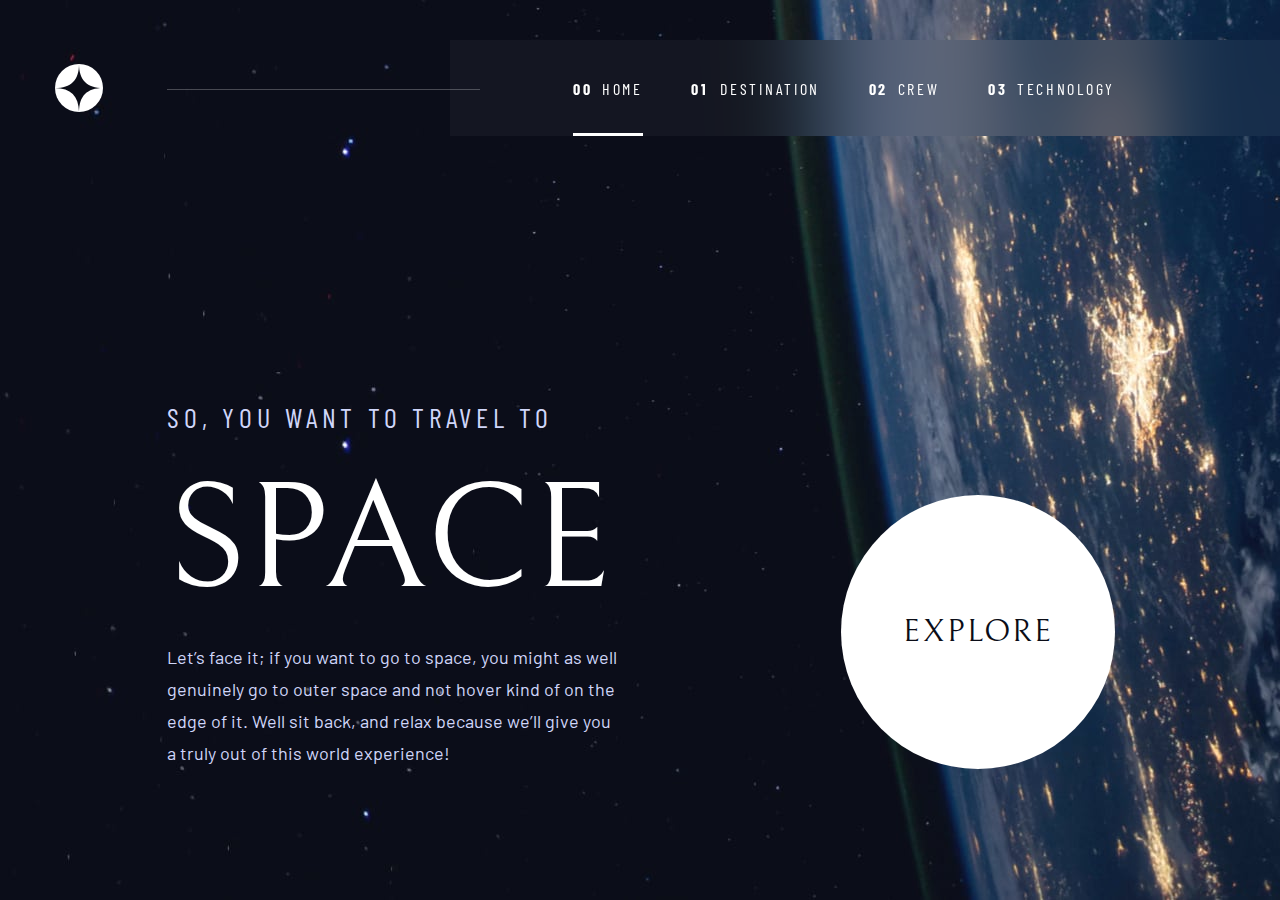
<file: index.html>
<!DOCTYPE html>
<html lang="en">
    <head>
        <meta charset="utf-8">
        <meta name="viewport" content="width=device-width, initial-scale=1.0">
        <meta name="format-detection" content="telephone=no">
        <meta name="google" content="notranslate">
        <meta name="apple-mobile-web-app-title" content="Space tourism website">
        <meta name="application-name" content="Space tourism website">
        <meta name="msapplication-TileColor" content="#0b0d17">
        <meta name="msapplication-config" content="browserconfig.xml">
        <meta name="theme-color" content="#0b0d17">
        <link rel="apple-touch-icon" href="apple-touch-icon.png" sizes="180x180">
        <link rel="icon" href="favicon.svg" type="image/svg+xml">
        <link rel="mask-icon" href="apple-mask-icon.svg" type="image/svg+xml" color="#0b0d17">
        <link rel="manifest" href="site.webmanifest">
        <link rel="stylesheet" href="css/styles.css" type="text/css" media="screen, print">
        <title>Frontend Mentor | Space tourism website</title>
        <meta name="description" content="Space tourism website: destinations, crew and technology used">

        <!-- Begin canonical URL -->
        <link rel="canonical" href="https://webdevbynight.github.io/space-tourism-website/">
        <!-- End canonical URL -->

        <!-- Begin Twitter card -->
        <meta name="twitter:card" content="summary">
        <meta name="twitter:site" content="@frontendmentor">
        <meta name="twitter:creator" content="@webdevbynight">
        <meta name="twitter:title" content="Frontend Mentor | Space tourism website">
        <meta name="twitter:description" content="Space tourism website: destinations, crew and technology used">
        <meta name="twitter:image" content="https://webdevbynight.github.io/space-tourism-website/android-chrome-512x512.png">
        <meta name="twitter:image:alt" content="Logo Space tourism website">
        <!-- End Twitter card -->

        <!-- Begin Open Graph -->
        <meta property="og:url" content="https://webdevbynight.github.io/space-tourism-website/">
        <meta property="og:title" content="Space tourism website">
        <meta property="og:description" content="Space tourism website: destinations, crew and technology used">
        <meta property="og:image" content="https://webdevbynight.github.io/space-tourism-website/android-chrome-512x512.png">
        <meta property="og:image:alt" content="Logo Space tourism website">
        <meta property="og:type" content="website">
        <meta property="og:locale" content="en_US">
        <!-- End Open Graph -->

        <!-- Begin JSON-LD microdata -->
        <script type="application/ld+json">
            [
                {
                    "@context": "https://schema.org",
                    "@type": "WebPage",
                    "name": "Frontend Mentor | Space tourism website",
                    "description": "Space tourism website: destinations, crew and technology used",
                    "publisher":
                    {
                        "@type": "Organization",
                        "name": "Frontend Mentor",
                        "url": "https://www.frontendmentor.io/"
                    },
                    "sdPublisher":
                    {
                        "@type": "Person",
                        "givenName": "Victor",
                        "familyName": "Brito",
                        "url": "https://victor-brito.dev/"
                    }
                }
            ]
        </script>
        <!-- End JSON-LD microdata -->

    </head>

    <body class="home">

        <!-- Begin header -->
        <header id="header">
            <h1><img src="images/logo.svg" alt="Logo Space tourisme website" width="40" height="40"></h1>
            <p id="skip-link">
                <a href="#menu">
                    <svg xmlns="http://www.w3.org/2000/svg" width="24" height="21">
                        <desc>Go to menu</desc>
                        <g>
                            <path d="M0 0h24v3H0zM0 9h24v3H0zM0 18h24v3H0z"/>
                        </g>
                    </svg>
                </a>
            </p>
        </header>
        <!-- End header -->

        <!-- Begin menu -->
        <nav id="menu">
            <ul>
                <li><a href="./" aria-current="true">Home</a></li>
                <li><a href="destination.html">Destination</a></li>
                <li><a href="crew.html">Crew</a></li>
                <li><a href="technology.html">Technology</a></li>
            </ul>
        </nav>
        <!-- End menu -->

        <!-- Begin content -->
        <main id="content">
            <h2>So, you want to travel to <span>Space</span></h2>
            <p>Let’s face it; if you want to go to space, you might as well genuinely go to outer space and not hover kind of on the edge of it. Well sit back, and relax because we’ll give you a truly out of this world experience!</p>
            <p><a href="destination.html">Explore</a></p>
        </main>
        <!-- End content -->

        <!-- Begin scripts -->
        <script src="js/scripts.js"></script>
        <!-- End scripts -->
        
    </body>
</html>
</file>
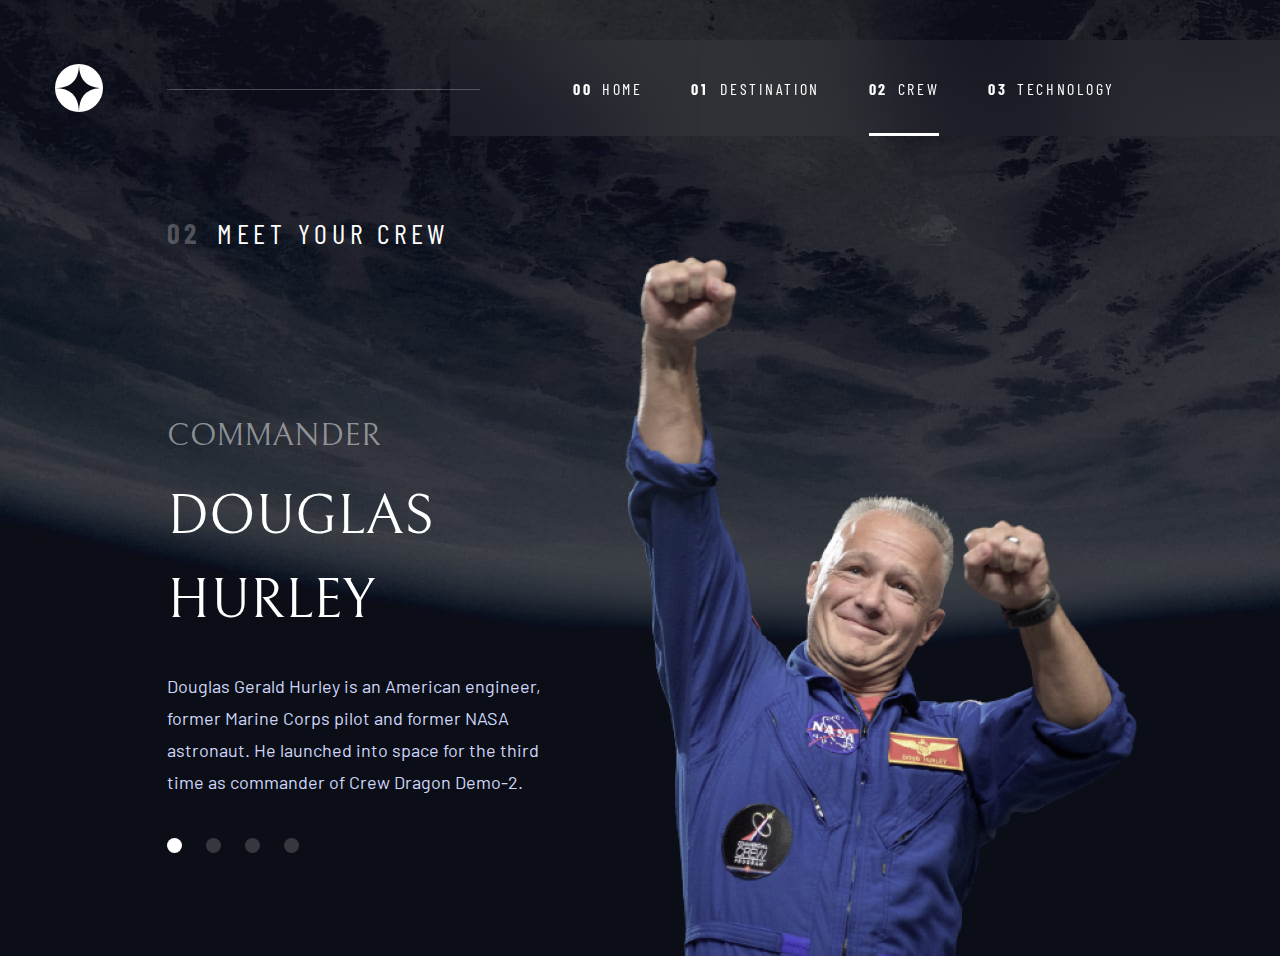
<file: crew.html>
<!DOCTYPE html>
<html lang="en">
    <head>
        <meta charset="utf-8">
        <meta name="viewport" content="width=device-width, initial-scale=1.0">
        <meta name="format-detection" content="telephone=no">
        <meta name="google" content="notranslate">
        <meta name="apple-mobile-web-app-title" content="Space tourism website">
        <meta name="application-name" content="Space tourism website">
        <meta name="msapplication-TileColor" content="#0b0d17">
        <meta name="msapplication-config" content="browserconfig.xml">
        <meta name="theme-color" content="#0b0d17">
        <link rel="apple-touch-icon" href="apple-touch-icon.png" sizes="180x180">
        <link rel="icon" href="favicon.svg" type="image/svg+xml">
        <link rel="mask-icon" href="apple-mask-icon.svg" type="image/svg+xml" color="#0b0d17">
        <link rel="manifest" href="site.webmanifest">
        <link rel="stylesheet" href="css/styles.css" type="text/css" media="screen, print">
        <title>Meet your crew — Frontend Mentor | Space tourism website</title>
        <meta name="description" content="Meet your crew: Douglas Hurley, Mark Shuttleworth, Victor Glover, Anousheh Ansari">

        <!-- Begin canonical URL -->
        <link rel="canonical" href="https://webdevbynight.github.io/space-tourism-website/crew.html">
        <!-- End canonical URL -->

        <!-- Begin Twitter card -->
        <meta name="twitter:card" content="summary">
        <meta name="twitter:site" content="@frontendmentor">
        <meta name="twitter:creator" content="@webdevbynight">
        <meta name="twitter:title" content="Meet your crew – Frontend Mentor | Space tourism website">
        <meta name="twitter:description" content="Meet your crew: Douglas Hurley, Mark Shuttleworth, Victor Glover, Anousheh Ansari">
        <meta name="twitter:image" content="https://webdevbynight.github.io/space-tourism-website/android-chrome-512x512.png">
        <meta name="twitter:image:alt" content="Logo Space tourism website">
        <!-- End Twitter card -->

        <!-- Begin Open Graph -->
        <meta property="og:url" content="https://webdevbynight.github.io/space-tourism-website/">
        <meta property="og:title" content="Meet your crew">
        <meta property="og:description" content="Meet your crew: Douglas Hurley, Mark Shuttleworth, Victor Glover, Anousheh Ansari">
        <meta property="og:image" content="https://webdevbynight.github.io/space-tourism-website/android-chrome-512x512.png">
        <meta property="og:image:alt" content="Logo Space tourism website">
        <meta property="og:type" content="article">
        <meta property="og:locale" content="en_US">
        <meta property="og:article:published_time" content="2023-05-19">
        <meta property="og:article:author" content="Frontend Mentor">
        <meta property="og:article:tag" content="space tourism destination">
        <meta property="og:article:tag" content="Moon">
        <meta property="og:article:tag" content="Mars">
        <meta property="og:article:tag" content="Europa">
        <meta property="og:article:tag" content="Titan">
        <!-- End Open Graph -->

        <!-- Begin JSON-LD microdata -->
        <script type="application/ld+json">
            [
                {
                    "@context": "https://schema.org",
                    "@type": "WebPage",
                    "name": "Meet your crew — Frontend Mentor | Space tourism website",
                    "description": "Meet your crew: Douglas Hurley, Mark Shuttleworth, Victor Glover, Anousheh Ansari",
                    "publisher":
                    {
                        "@type": "Organization",
                        "name": "Frontend Mentor",
                        "url": "https://www.frontendmentor.io/"
                    },
                    "sdPublisher":
                    {
                        "@type": "Person",
                        "givenName": "Victor",
                        "familyName": "Brito",
                        "url": "https://victor-brito.dev/"
                    }
                },
                {
                    "@context": "https://schema.org",
                    "@type": "BreadcrumbList",
                    "itemListElement":
                    [
                        {
                            "@type": "ListItem",
                            "position": 1,
                            "item":
                            {
                                "@id": "https://webdevbynight.github.io/space-tourism-website/",
                                "name": "Home"
                            }
                        },
                        {
                            "@type": "ListItem",
                            "position": 2,
                            "item":
                            {
                                "@id": "https://webdevbynight.github.io/space-tourism-website/crew.html",
                                "name": "Meet your crew"
                            }
                        }
                    ]
                }
            ]
        </script>
        <!-- End JSON-LD microdata -->

    </head>

    <body class="crew">

        <!-- Begin header -->
        <header id="header">
            <h1><img src="images/logo.svg" alt="Logo Space tourisme website" width="40" height="40"></h1>
            <p id="skip-link">
                <a href="#menu">
                    <svg xmlns="http://www.w3.org/2000/svg" width="24" height="21">
                        <desc>Go to menu</desc>
                        <g>
                            <path d="M0 0h24v3H0zM0 9h24v3H0zM0 18h24v3H0z"/>
                        </g>
                    </svg>
                </a>
            </p>
        </header>
        <!-- End header -->

        <!-- Begin menu -->
        <nav id="menu">
            <ul>
                <li><a href="./">Home</a></li>
                <li><a href="destination.html">Destination</a></li>
                <li><a href="crew.html" aria-current="true">Crew</a></li>
                <li><a href="technology.html">Technology</a></li>
            </ul>
        </nav>
        <!-- End menu -->

        <!-- Begin content -->
        <main id="content">

            <!-- Begin article -->
            <article>
                
                <h1 data-article-number="2">Meet your crew</h1>
    
                <!-- Begin crew card -->
                <section id="crew-commander" class="card">
                    <h2><span>Commander</span> Douglas Hurley</h2>
                    <picture>
                        <source
                            srcset="images/douglas-hurley-desktop@4x.webp 4x,
                                images/douglas-hurley-desktop@3x.webp 3x,
                                images/douglas-hurley-desktop@2x.webp 2x,
                                images/douglas-hurley-desktop.webp 1x"
                            width="569"
                            height="702"
                            media="(min-width: 997px)"
                        >
                        <source
                            srcset="images/douglas-hurley-tablet@4x.webp 4x,
                                images/douglas-hurley-tablet@3x.webp 3x,
                                images/douglas-hurley-tablet@2x.webp 2x,
                                images/douglas-hurley-tablet.webp 1x"
                            width="458"
                            height="532"
                            media="(min-width: 600px)"
                        >
                        <img
                            src="images/douglas-hurley-mobile.webp"
                            srcset="images/douglas-hurley-mobile@4x.webp 4x,
                                images/douglas-hurley-mobile@3x.webp 3x,
                                images/douglas-hurley-mobile@2x.webp 2x"
                            alt=""
                            width="178"
                            height="222"
                        >
                    </picture>
                    <p>Douglas Gerald Hurley is an American engineer, former Marine Corps pilot and former <abbr title="National Aeronautics and Space Administration">NASA</abbr> astronaut. He launched into space for the third time as commander of Crew Dragon Demo-2.</p>
                </section>
                <!-- End crew card -->
    
                <!-- Begin crew card -->
                <section id="crew-specialist" class="card">
                    <h2><span>Mission Specialist</span> Mark Shuttleworth</h2>
                    <picture>
                        <source
                            srcset="images/mark-shuttleworth-desktop@4x.webp 4x,
                                images/mark-shuttleworth-desktop@3x.webp 3x,
                                images/mark-shuttleworth-desktop@2x.webp 2x,
                                images/mark-shuttleworth-desktop.webp 1x"
                            width="454"
                            height="654"
                            media="(min-width: 997px)"
                        >
                        <source
                            srcset="images/mark-shuttleworth-tablet@4x.webp 4x,
                                images/mark-shuttleworth-tablet@3x.webp 3x,
                                images/mark-shuttleworth-tablet@2x.webp 2x,
                                images/mark-shuttleworth-tablet.webp 1x"
                            width="369"
                            height="532"
                            media="(min-width: 600px)"
                        >
                        <img
                            src="images/mark-shuttleworth-mobile.webp"
                            srcset="images/mark-shuttleworth-mobile@4x.webp 4x,
                                images/mark-shuttleworth-mobile@3x.webp 3x,
                                images/mark-shuttleworth-mobile@2x.webp 2x"
                            alt=""
                            width="154"
                            height="222"
                        >
                    </picture>
                    <p>Mark Richard Shuttleworth is the founder and <abbr title="Chief Executive Officer">CEO</abbr> of Canonical, the company behind the Linux-based Ubuntu operating system. Shuttleworth became the first South African to travel to space as a space tourist.</p>
                </section>
                <!-- End crew card -->
                
                <!-- Begin crew card -->
                <section id="crew-pilot" class="card">
                    <h2><span>Pilot</span> Victor Glover</h2>
                    <picture>
                        <source
                            srcset="images/victor-glover-desktop@4x.webp 4x,
                                images/victor-glover-desktop@3x.webp 3x,
                                images/victor-glover-desktop@2x.webp 2x,
                                images/victor-glover-desktop.webp 1x"
                            width="555"
                            height="654"
                            media="(min-width: 997px)"
                        >
                        <source
                            srcset="images/victor-glover-tablet@4x.webp 4x,
                                images/victor-glover-tablet@3x.webp 3x,
                                images/victor-glover-tablet@2x.webp 2x,
                                images/victor-glover-tablet.webp 1x"
                            width="434"
                            height="532"
                            media="(min-width: 600px)"
                        >
                        <img
                            src="images/victor-glover-mobile.webp"
                            srcset="images/victor-glover-mobile@4x.webp 4x,
                                images/victor-glover-mobile@3x.webp 3x,
                                images/victor-glover-mobile@2x.webp 2x"
                            alt=""
                            width="181"
                            height="222"
                        >
                    </picture>
                    <p>Pilot on the first operational flight of the SpaceX Crew Dragon to the International Space Station. Glover is a commander in the U.S. Navy where he pilots an F/A-18.He was a crew member of Expedition 64, and served as a station systems flight engineer.</p>
                </section>
                <!-- End crew card -->
    
                <!-- Begin crew card -->
                <section id="crew-engineer" class="card">
                    <h2><span>Flight Engineer</span> Anousheh Ansari</h2>
                    <picture>
                        <source
                            srcset="images/anousheh-ansari-desktop@4x.webp 4x,
                                images/anousheh-ansari-desktop@3x.webp 3x,
                                images/anousheh-ansari-desktop@2x.webp 2x,
                                images/anousheh-ansari-desktop.webp 1x"
                            width="616"
                            height="606"
                            media="(min-width: 997px)"
                        >
                        <source
                            srcset="images/anousheh-ansari-tablet@4x.webp 4x,
                                images/anousheh-ansari-tablet@3x.webp 3x,
                                images/anousheh-ansari-tablet@2x.webp 2x,
                                images/anousheh-ansari-tablet.webp 1x"
                            width="540"
                            height="532"
                            media="(min-width: 600px)"
                        >
                        <img
                            src="images/anousheh-ansari-mobile.webp"
                            srcset="images/anousheh-ansari-mobile@4x.webp 4x,
                                images/anousheh-ansari-mobile@3x.webp 3x,
                                images/anousheh-ansari-mobile@2x.webp 2x"
                            alt=""
                            width="227"
                            height="223"
                        >
                    </picture>
                    <p>Anousheh Ansari is an Iranian American engineer and co-founder of Prodea Systems. Ansari was the fourth self-funded space tourist, the first self-funded woman to fly to the <abbr title="International Space Station">ISS</abbr>, and the first Iranian in space.</p>
                </section>
                <!-- End crew card -->

            </article>
            <!-- End article -->

        </main>
        <!-- End content -->

        <!-- Begin scripts -->
        <script src="js/scripts.js"></script>
        <!-- End scripts -->
        
    </body>
</html>
</file>
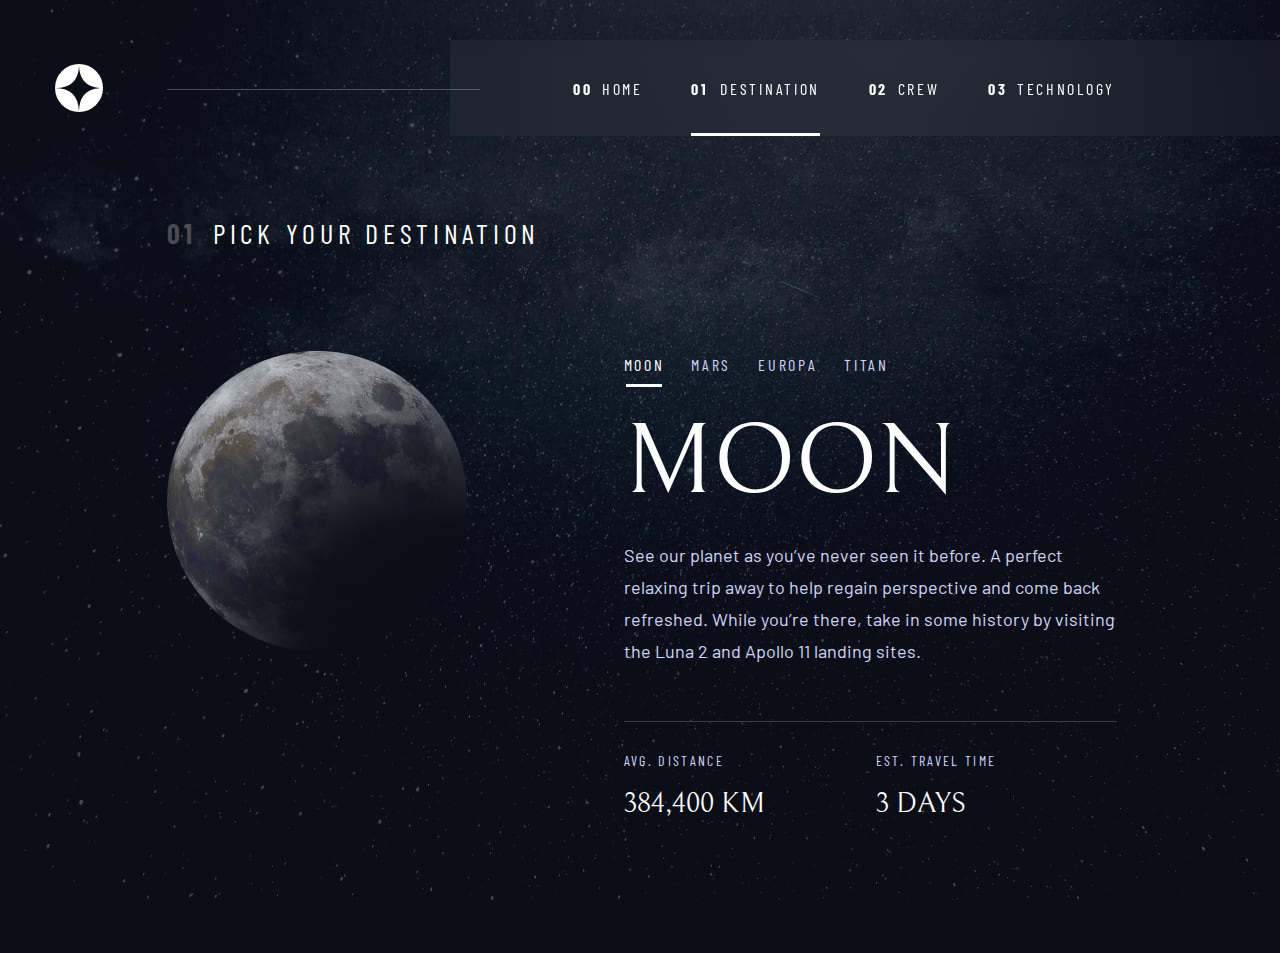
<file: destination.html>
<!DOCTYPE html>
<html lang="en">
    <head>
        <meta charset="utf-8">
        <meta name="viewport" content="width=device-width, initial-scale=1.0">
        <meta name="format-detection" content="telephone=no">
        <meta name="google" content="notranslate">
        <meta name="apple-mobile-web-app-title" content="Space tourism website">
        <meta name="application-name" content="Space tourism website">
        <meta name="msapplication-TileColor" content="#0b0d17">
        <meta name="msapplication-config" content="browserconfig.xml">
        <meta name="theme-color" content="#0b0d17">
        <link rel="apple-touch-icon" href="apple-touch-icon.png" sizes="180x180">
        <link rel="icon" href="favicon.svg" type="image/svg+xml">
        <link rel="mask-icon" href="apple-mask-icon.svg" type="image/svg+xml" color="#0b0d17">
        <link rel="manifest" href="site.webmanifest">
        <link rel="stylesheet" href="css/styles.css" type="text/css" media="screen, print">
        <title>Pick your destination — Frontend Mentor | Space tourism website</title>
        <meta name="description" content="Pick your destination: the Moon, Mars, Europa or Titan">

        <!-- Begin canonical URL -->
        <link rel="canonical" href="https://webdevbynight.github.io/space-tourism-website/destination.html">
        <!-- End canonical URL -->

        <!-- Begin Twitter card -->
        <meta name="twitter:card" content="summary">
        <meta name="twitter:site" content="@frontendmentor">
        <meta name="twitter:creator" content="@webdevbynight">
        <meta name="twitter:title" content="Pick your destination – Frontend Mentor | Space tourism website">
        <meta name="twitter:description" content="Pick your destination: the Moon, Mars, Europa or Titan">
        <meta name="twitter:image" content="https://webdevbynight.github.io/space-tourism-website/android-chrome-512x512.png">
        <meta name="twitter:image:alt" content="Logo Space tourism website">
        <!-- End Twitter card -->

        <!-- Begin Open Graph -->
        <meta property="og:url" content="https://webdevbynight.github.io/space-tourism-website/">
        <meta property="og:title" content="Pick your destination">
        <meta property="og:description" content="Pick your destination: the Moon, Mars, Europa or Titan">
        <meta property="og:image" content="https://webdevbynight.github.io/space-tourism-website/android-chrome-512x512.png">
        <meta property="og:image:alt" content="Logo Space tourism website">
        <meta property="og:type" content="article">
        <meta property="og:locale" content="en_US">
        <meta property="og:article:published_time" content="2023-05-19">
        <meta property="og:article:author" content="Frontend Mentor">
        <meta property="og:article:tag" content="space tourism destination">
        <meta property="og:article:tag" content="Moon">
        <meta property="og:article:tag" content="Mars">
        <meta property="og:article:tag" content="Europa">
        <meta property="og:article:tag" content="Titan">
        <!-- End Open Graph -->

        <!-- Begin JSON-LD microdata -->
        <script type="application/ld+json">
            [
                {
                    "@context": "https://schema.org",
                    "@type": "WebPage",
                    "name": "Pick your destination — Frontend Mentor | Space tourism website",
                    "description": "Pick your destination: the Moon, Mars, Europa or Titan",
                    "publisher":
                    {
                        "@type": "Organization",
                        "name": "Frontend Mentor",
                        "url": "https://www.frontendmentor.io/"
                    },
                    "sdPublisher":
                    {
                        "@type": "Person",
                        "givenName": "Victor",
                        "familyName": "Brito",
                        "url": "https://victor-brito.dev/"
                    }
                },
                {
                    "@context": "https://schema.org",
                    "@type": "BreadcrumbList",
                    "itemListElement":
                    [
                        {
                            "@type": "ListItem",
                            "position": 1,
                            "item":
                            {
                                "@id": "https://webdevbynight.github.io/space-tourism-website/",
                                "name": "Home"
                            }
                        },
                        {
                            "@type": "ListItem",
                            "position": 2,
                            "item":
                            {
                                "@id": "https://webdevbynight.github.io/space-tourism-website/destination.html",
                                "name": "Pick your destination"
                            }
                        }
                    ]
                }
            ]
        </script>
        <!-- End JSON-LD microdata -->

    </head>

    <body class="destination">

        <!-- Begin header -->
        <header id="header">
            <h1><img src="images/logo.svg" alt="Logo Space tourisme website" width="40" height="40"></h1>
            <p id="skip-link">
                <a href="#menu">
                    <svg xmlns="http://www.w3.org/2000/svg" width="24" height="21">
                        <desc>Go to menu</desc>
                        <g>
                            <path d="M0 0h24v3H0zM0 9h24v3H0zM0 18h24v3H0z"/>
                        </g>
                    </svg>
                </a>
            </p>
        </header>
        <!-- End header -->

        <!-- Begin menu -->
        <nav id="menu">
            <ul>
                <li><a href="./">Home</a></li>
                <li><a href="destination.html" aria-current="true">Destination</a></li>
                <li><a href="crew.html">Crew</a></li>
                <li><a href="technology.html">Technology</a></li>
            </ul>
        </nav>
        <!-- End menu -->

        <!-- Begin content -->
        <main id="content">

            <!-- Begin article -->
            <article>
                
                <h1 data-article-number="1">Pick your destination</h1>
    
                <!-- Begin destination card -->
                <section id="destination-moon" class="card">
                    <h2>Moon</h2>
                    <picture>
                        <source
                            srcset="images/moon-desktop@4x.webp 4x,
                                images/moon-desktop@3x.webp 3x,
                                images/moon-desktop@2x.webp 2x,
                                images/moon-desktop.webp 1x"
                            width="445"
                            height="445"
                            media="(min-width: 1327px)"
                        >
                        <source
                            srcset="images/moon-tablet@4x.webp 4x,
                                images/moon-tablet@3x.webp 3x,
                                images/moon-tablet@2x.webp 2x,
                                images/moon-tablet.webp 1x"
                            width="300"
                            height="300"
                            media="(min-width: 600px)"
                        >
                        <img
                            src="images/moon-mobile.webp"
                            srcset="images/moon-mobile@4x.webp 4x,
                                images/moon-mobile@3x.webp 3x,
                                images/moon-mobile@2x.webp 2x"
                            alt=""
                            width="170"
                            height="170"
                        >
                    </picture>
                    <p>See our planet as you’ve never seen it before. A perfect relaxing trip away to help regain perspective and come back refreshed. While you’re there, take in some history by visiting the Luna 2 and Apollo 11 landing sites.</p>
                    <dl>
                        <dt><abbr title="Average">Avg.</abbr> distance</dt>
                        <dd>384,400 <abbr title="kilometres">km</abbr></dd>
                        <dt><abbr title="Estimated">Est.</abbr> travel time</dt>
                        <dd>3 days</dd>
                    </dl>
                </section>
                <!-- End destination card -->
    
                <!-- Begin destination card -->
                <section id="destination-mars" class="card">
                    <h2>Mars</h2>
                    <picture>
                        <source
                            srcset="images/mars-desktop@4x.webp 4x,
                                images/mars-desktop@3x.webp 3x,
                                images/mars-desktop@2x.webp 2x,
                                images/mars-desktop.webp 1x"
                            width="445"
                            height="445"
                            media="(min-width: 1327px)"
                        >
                        <source
                            srcset="images/mars-tablet@4x.webp 4x,
                                images/mars-tablet@3x.webp 3x,
                                images/mars-tablet@2x.webp 2x,
                                images/mars-tablet.webp 1x"
                            width="300"
                            height="300"
                            media="(min-width: 600px)"
                        >
                        <img
                            src="images/mars-mobile.webp"
                            srcset="images/mars-mobile@4x.webp 4x,
                                images/mars-mobile@3x.webp 3x,
                                images/mars-mobile@2x.webp 2x"
                            alt=""
                            width="170"
                            height="170"
                        >
                    </picture>
                    <p>Don’t forget to pack your hiking boots. You’ll need them to tackle Olympus Mons, the tallest planetary mountain in our solar system. It’s two and a half times the size of Everest!</p>
                    <dl>
                        <dt><abbr title="Average">Avg.</abbr> distance</dt>
                        <dd>225 <abbr title="million">mil.</abbr> <abbr title="kilometres">km</abbr></dd>
                        <dt><abbr title="Estimated">Est.</abbr> travel time</dt>
                        <dd>9 months</dd>
                    </dl>
                </section>
                <!-- End destination card -->
                
                <!-- Begin destination card -->
                <section id="destination-europa" class="card">
                    <h2>Europa</h2>
                    <picture>
                        <source
                            srcset="images/europa-desktop@4x.webp 4x,
                                images/europa-desktop@3x.webp 3x,
                                images/europa-desktop@2x.webp 2x,
                                images/europa-desktop.webp 1x"
                            width="445"
                            height="445"
                            media="(min-width: 1327px)"
                        >
                        <source
                            srcset="images/europa-tablet@4x.webp 4x,
                                images/europa-tablet@3x.webp 3x,
                                images/europa-tablet@2x.webp 2x,
                                images/europa-tablet.webp 1x"
                            width="300"
                            height="300"
                            media="(min-width: 600px)"
                        >
                        <img
                            src="images/europa-mobile.webp"
                            srcset="images/europa-mobile@4x.webp 4x,
                                images/europa-mobile@3x.webp 3x,
                                images/europa-mobile@2x.webp 2x"
                            alt=""
                            width="170"
                            height="170"
                        >
                    </picture>
                    <p>The smallest of the four Galilean moons orbiting Jupiter, Europa is a winter lover’s dream. With an icy surface, it’s perfect for a bit of ice skating, curling, hockey, or simple relaxation in your snug wintery cabin.</p>
                    <dl>
                        <dt><abbr title="Average">Avg.</abbr> distance</dt>
                        <dd>628 <abbr title="million">mil.</abbr> <abbr title="kilometres">km</abbr></dd>
                        <dt><abbr title="Estimated">Est.</abbr> travel time</dt>
                        <dd>3 years</dd>
                    </dl>
                </section>
                <!-- End destination card -->
    
                <!-- Begin destination card -->
                <section id="destination-titan" class="card">
                    <h2>Titan</h2>
                    <picture>
                        <source
                            srcset="images/titan-desktop@4x.webp 4x,
                                images/titan-desktop@3x.webp 3x,
                                images/titan-desktop@2x.webp 2x,
                                images/titan-desktop.webp 1x"
                            width="445"
                            height="445"
                            media="(min-width: 1327px)"
                        >
                        <source
                            srcset="images/titan-tablet@4x.webp 4x,
                                images/titan-tablet@3x.webp 3x,
                                images/titan-tablet@2x.webp 2x,
                                images/titan-tablet.webp 1x"
                            width="300"
                            height="300"
                            media="(min-width: 600px)"
                        >
                        <img
                            src="images/titan-mobile.webp"
                            srcset="images/titan-mobile@4x.webp 4x,
                                images/titan-mobile@3x.webp 3x,
                                images/titan-mobile@2x.webp 2x"
                            alt=""
                            width="170"
                            height="170"
                        >
                    </picture>
                    <p>The only moon known to have a dense atmosphere other than Earth, Titan is a home away from home (just a few hundred degrees colder!). As a bonus, you get striking views of the Rings of Saturn.</p>
                    <dl>
                        <dt><abbr title="Average">Avg.</abbr> distance</dt>
                        <dd>1.6 <abbr title="billion">bil.</abbr> <abbr title="kilometres">km</abbr></dd>
                        <dt><abbr title="Estimated">Est.</abbr> travel time</dt>
                        <dd>7 years</dd>
                    </dl>
                </section>
                <!-- End destination card -->

            </article>
            <!-- End article -->

        </main>
        <!-- End content -->

        <!-- Begin scripts -->
        <script src="js/scripts.js"></script>
        <!-- End scripts -->
        
    </body>
</html>
</file>
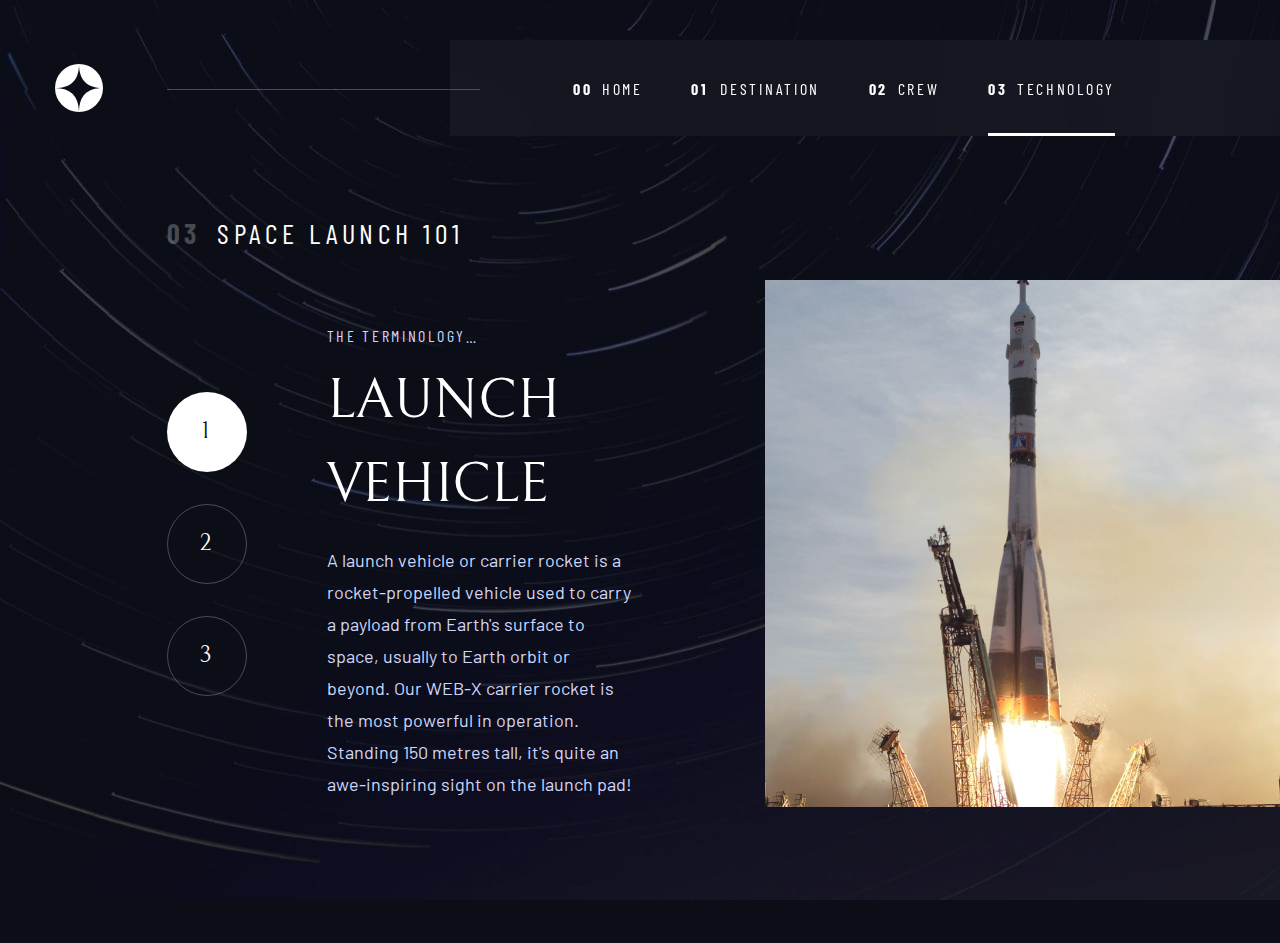
<file: technology.html>
<!DOCTYPE html>
<html lang="en">
    <head>
        <meta charset="utf-8">
        <meta name="viewport" content="width=device-width, initial-scale=1.0">
        <meta name="format-detection" content="telephone=no">
        <meta name="google" content="notranslate">
        <meta name="apple-mobile-web-app-title" content="Space tourism website">
        <meta name="application-name" content="Space tourism website">
        <meta name="msapplication-TileColor" content="#0b0d17">
        <meta name="msapplication-config" content="browserconfig.xml">
        <meta name="theme-color" content="#0b0d17">
        <link rel="apple-touch-icon" href="apple-touch-icon.png" sizes="180x180">
        <link rel="icon" href="favicon.svg" type="image/svg+xml">
        <link rel="mask-icon" href="apple-mask-icon.svg" type="image/svg+xml" color="#0b0d17">
        <link rel="manifest" href="site.webmanifest">
        <link rel="stylesheet" href="css/styles.css" type="text/css" media="screen, print">
        <title>Space Launch 101 — Frontend Mentor | Space tourism website</title>
        <meta name="description" content="Space Launch 101: Launch vehicle, Spaceport, Space capsule">

        <!-- Begin canonical URL -->
        <link rel="canonical" href="https://webdevbynight.github.io/space-tourism-website/technology.html">
        <!-- End canonical URL -->

        <!-- Begin Twitter card -->
        <meta name="twitter:card" content="summary">
        <meta name="twitter:site" content="@frontendmentor">
        <meta name="twitter:creator" content="@webdevbynight">
        <meta name="twitter:title" content="Space Launch 101 – Frontend Mentor | Space tourism website">
        <meta name="twitter:description" content="Space Launch 101: Launch vehicle, Spaceport, Space capsule">
        <meta name="twitter:image" content="https://webdevbynight.github.io/space-tourism-website/android-chrome-512x512.png">
        <meta name="twitter:image:alt" content="Logo Space tourism website">
        <!-- End Twitter card -->

        <!-- Begin Open Graph -->
        <meta property="og:url" content="https://webdevbynight.github.io/space-tourism-website/">
        <meta property="og:title" content="Space Launch 101">
        <meta property="og:description" content="Space Launch 101: Launch vehicle, Spaceport, Space capsule">
        <meta property="og:image" content="https://webdevbynight.github.io/space-tourism-website/android-chrome-512x512.png">
        <meta property="og:image:alt" content="Logo Space tourism website">
        <meta property="og:type" content="article">
        <meta property="og:locale" content="en_US">
        <meta property="og:article:published_time" content="2023-05-19">
        <meta property="og:article:author" content="Frontend Mentor">
        <meta property="og:article:tag" content="space tourism destination">
        <meta property="og:article:tag" content="Moon">
        <meta property="og:article:tag" content="Mars">
        <meta property="og:article:tag" content="Europa">
        <meta property="og:article:tag" content="Titan">
        <!-- End Open Graph -->



        <!-- Begin JSON-LD microdata -->
        <script type="application/ld+json">
            [
                {
                    "@context": "https://schema.org",
                    "@type": "WebPage",
                    "name": "Space Launch 101 — Frontend Mentor | Space tourism website",
                    "description": "Space Launch 101: Launch vehicle, Spaceport, Space capsule",
                    "publisher":
                    {
                        "@type": "Organization",
                        "name": "Frontend Mentor",
                        "url": "https://www.frontendmentor.io/"
                    },
                    "sdPublisher":
                    {
                        "@type": "Person",
                        "givenName": "Victor",
                        "familyName": "Brito",
                        "url": "https://victor-brito.dev/"
                    }
                },
                {
                    "@context": "https://schema.org",
                    "@type": "BreadcrumbList",
                    "itemListElement":
                    [
                        {
                            "@type": "ListItem",
                            "position": 1,
                            "item":
                            {
                                "@id": "https://webdevbynight.github.io/space-tourism-website/",
                                "name": "Home"
                            }
                        },
                        {
                            "@type": "ListItem",
                            "position": 2,
                            "item":
                            {
                                "@id": "https://webdevbynight.github.io/space-tourism-website/technology.html",
                                "name": "Space Launch 101"
                            }
                        }
                    ]
                }
            ]
        </script>
        <!-- End JSON-LD microdata -->

    </head>

    <body class="technology">

        <!-- Begin header -->
        <header id="header">
            <h1><img src="images/logo.svg" alt="Logo Space tourisme website" width="40" height="40"></h1>
            <p id="skip-link">
                <a href="#menu">
                    <svg xmlns="http://www.w3.org/2000/svg" width="24" height="21">
                        <desc>Go to menu</desc>
                        <g>
                            <path d="M0 0h24v3H0zM0 9h24v3H0zM0 18h24v3H0z"/>
                        </g>
                    </svg>
                </a>
            </p>
        </header>
        <!-- End header -->

        <!-- Begin menu -->
        <nav id="menu">
            <ul>
                <li><a href="./">Home</a></li>
                <li><a href="destination.html">Destination</a></li>
                <li><a href="crew.html">Crew</a></li>
                <li><a href="technology.html" aria-current="true">Technology</a></li>
            </ul>
        </nav>
        <!-- End menu -->

        <!-- Begin content -->
        <main id="content">

            <!-- Begin article -->
            <article>
                
                <h1 data-article-number="3">Space Launch 101</h1>
    
                <!-- Begin technology card -->
                <section id="technology-vehicle" class="card">
                    <h2><span>The terminology…</span> Launch vehicle</h2>
                    <picture>
                        <source
                            srcset="images/launch-vehicle-desktop@4x.webp 4x,
                                images/launch-vehicle-desktop@3x.webp 3x,
                                images/launch-vehicle-desktop@2x.webp 2x,
                                images/launch-vehicle-desktop.webp 1x"
                            width="515"
                            height="527"
                            media="(min-width: 1182px)"
                        >
                        <source
                            srcset="images/launch-vehicle-tablet@4x.webp 4x,
                                images/launch-vehicle-tablet@3x.webp 3x,
                                images/launch-vehicle-tablet@2x.webp 2x,
                                images/launch-vehicle-tablet.webp 1x"
                            width="768"
                            height="310"
                            media="(min-width: 600px)"
                        >
                        <img
                            src="images/launch-vehicle-mobile.webp"
                            srcset="images/launch-vehicle-mobile@4x.webp 4x,
                                images/launch-vehicle-mobile@3x.webp 3x,
                                images/launch-vehicle-mobile@2x.webp 2x"
                            alt=""
                            width="375"
                            height="170"
                        >
                    </picture>
                    <p>A launch vehicle or carrier rocket is a rocket-propelled vehicle used to carry a payload from Earth's surface to space, usually to Earth orbit or beyond. Our WEB-X carrier rocket is the most powerful in operation. Standing 150 metres tall, it's quite an awe-inspiring sight on the launch pad!</p>
                </section>
                <!-- End technology card -->
    
                <!-- Begin technology card -->
                <section id="technology-spaceport" class="card">
                    <h2><span>The terminology…</span> Spaceport</h2>
                    <picture>
                        <source
                            srcset="images/spaceport-desktop@4x.webp 4x,
                                images/spaceport-desktop@3x.webp 3x,
                                images/spaceport-desktop@2x.webp 2x,
                                images/spaceport-desktop.webp 1x"
                            width="515"
                            height="527"
                            media="(min-width: 1182px)"
                        >
                        <source
                            srcset="images/spaceport-tablet@4x.webp 4x,
                                images/spaceport-tablet@3x.webp 3x,
                                images/spaceport-tablet@2x.webp 2x,
                                images/spaceport-tablet.webp 1x"
                            width="768"
                            height="310"
                            media="(min-width: 600px)"
                        >
                        <img
                            src="images/spaceport-mobile.webp"
                            srcset="images/spaceport-mobile@4x.webp 4x,
                                images/spaceport-mobile@3x.webp 3x,
                                images/spaceport-mobile@2x.webp 2x"
                            alt=""
                            width="375"
                            height="170"
                        >
                    </picture>
                    <p>A spaceport or cosmodrome is a site for launching (or receiving) spacecraft, by analogy to the seaport for ships or airport for aircraft. Based in the famous Cape Canaveral, our spaceport is ideally situated to take advantage of the Earth’s rotation for launch.</p>
                </section>
                <!-- End technology card -->
                
                <!-- Begin technology card -->
                <section id="technology-capsule" class="card">
                    <h2><span>The terminology…</span> Space capsule</h2>
                    <picture>
                        <source
                            srcset="images/space-capsule-desktop@4x.webp 4x,
                                images/space-capsule-desktop@3x.webp 3x,
                                images/space-capsule-desktop@2x.webp 2x,
                                images/space-capsule-desktop.webp 1x"
                            width="515"
                            height="527"
                            media="(min-width: 1182px)"
                        >
                        <source
                            srcset="images/space-capsule-tablet@4x.webp 4x,
                                images/space-capsule-tablet@3x.webp 3x,
                                images/space-capsule-tablet@2x.webp 2x,
                                images/space-capsule-tablet.webp 1x"
                            width="768"
                            height="310"
                            media="(min-width: 600px)"
                        >
                        <img
                            src="images/space-capsule-mobile.webp"
                            srcset="images/space-capsule-mobile@4x.webp 4x,
                                images/space-capsule-mobile@3x.webp 3x,
                                images/space-capsule-mobile@2x.webp 2x"
                            alt=""
                            width="375"
                            height="170"
                        >
                    </picture>
                    <p>A space capsule is an often-crewed spacecraft that uses a blunt-body reentry capsule to reenter the Earth's atmosphere without wings. Our capsule is where you'll spend your time during the flight. It includes a space gym, cinema, and plenty of other activities to keep you entertained.</p>
                </section>
                <!-- End technology card -->

            </article>
            <!-- End article -->

        </main>
        <!-- End content -->

        <!-- Begin scripts -->
        <script src="js/scripts.js"></script>
        <!-- End scripts -->
        
    </body>
</html>
</file>
<file: css/styles.css>
:root{--sans-serif-font: "Barlow", Arial, Helvetica, sans-serif;--condensed-font: "Barlow Condensed", Arial, Helvetica, sans-serif;--serif-font: Bellefair, "Droid Serif", Georgia, "Palatino Linotype", serif;--body-text: 1.5rem;--body-line-height: calc(2.5 / 1.5);--menu-text: 1.6rem;--menu-letter-spacing: .27rem;--article-title-text: 1.6rem;--article-title-letter-spacing: .27rem;--article-subtitle-text: 2.4rem;--definition-text: 1.4rem;--definition-letter-spacing: .235rem;--value-text: 2.8rem;--highlight-text: 1.6rem;--highlight-letter-spacing: .27rem;--title-medium-text: 3.2rem;--title-large-text: 5.6rem;--title-big-text: 10rem;--title-huge-text: 8rem;--title-huge-line-height: calc(10 / 8);--primary-background: #0b0d17;--secondary-background: rgb(255, 255, 255, .04);--primary-colour: #d0d6f9;--secondary-colour: white;--secondary-colour-hover: rgb(255, 255, 255, .5);--secondary-colour-inactive: rgb(255, 255, 255, .1744);--secondary-colour-inactive-border: rgb(255, 255, 255, .25);--secondary-colour-shadow: rgb(255, 255, 255, .1036);--secondary-colour-number: rgb(255, 255, 255, .25);--secondary-colour-function: rgb(255, 255, 255, .4951);--button-foreground: var(--primary-background);--button-background: var(--secondary-colour);--primary-border-colour: #383b4b}@media(37.5em <= width < 62.3125em){:root{--menu-text: 1.4rem;--menu-letter-spacing: .236rem}}@media(width >= 37.5em){:root{--body-text: 1.6rem;--body-line-height: calc(2.8 / 1.6);--article-title-text: 2rem;--article-title-letter-spacing: .338rem;--article-subtitle-text: 4rem;--highlight-text: 2rem;--highlight-letter-spacing: .338rem;--title-large-text: 8rem;--title-huge-text: 15rem;--title-huge-line-height: 1}}@media(width >= 62.3125em){:root{--body-text: 1.8rem;--body-line-height: calc(3.2 / 1.8);--article-title-text: 2.8rem;--article-title-letter-spacing: .472rem;--article-subtitle-text: 5.6rem;--highlight-text: 2.8rem;--highlight-letter-spacing: .475rem;--title-large-text: 10rem}}body,h1,h2,h3,h4,h5,h6,ul,ol,li,dl,dt,dd,p,pre,blockquote,figure,figcaption,form,fieldset,legend,input,select,textarea,button{padding:0;margin:0}html{font-size:62.5%;-webkit-text-size-adjust:100%;-moz-text-size-adjust:100%;text-size-adjust:100%}body{font-size:100%;line-height:1.5}h1,h2,h3,h4,h5,h6,pre{font-size:1rem}pre{white-space:pre-wrap}table{border-collapse:collapse;border-spacing:0}address{font-style:normal}fieldset,legend,img,abbr,acronym{border:none}legend{white-space:normal}input,select,textarea,button,img{vertical-align:middle}input,select,textarea,button,code,kbd,samp,var{font-size:inherit}input,select,textarea,button{font-family:inherit;border:1px solid}input,select,textarea{border-radius:0}input[type=checkbox],input[type=radio],input[type=submit],input[type=reset],input[type=button]{cursor:pointer}button,details summary{cursor:pointer}input[type=checkbox],input[type=radio]{border:none}input[type=search]{appearance:none}input[type=submit],input[type=reset]{appearance:none}input::placeholder{color:inherit;opacity:1}input[disabled],button[disabled]{cursor:default}button{background:rgba(0,0,0,0)}button:focus-visible{outline:thin dotted}img,object,audio,video,embed,svg{max-width:100%;height:auto}abbr[title]{text-decoration:none}::selection{color:#000;background-color:#add8e6;text-shadow:none}@media print{*{color:#000 !important;background-color:rgba(0,0,0,0) !important;background-image:none !important}}@media print{h1,h2,h3,h4,h5,h6{page-break-after:avoid}}@media print{img,object,audio,video,embed,svg{page-break-inside:avoid}}@font-face{font-family:"Bellefair";src:url("fonts/Bellefair-Regular.woff2") format("woff2");font-weight:normal;font-style:normal;font-display:swap}@font-face{font-family:"Barlow";src:url("fonts/Barlow-Regular.woff2") format("woff2");font-weight:normal;font-style:normal;font-display:swap}@font-face{font-family:"Barlow Condensed";src:url("fonts/BarlowCondensed-Regular.woff2") format("woff2");font-weight:normal;font-style:normal;font-display:swap}@font-face{font-family:"Barlow Condensed";src:url("fonts/BarlowCondensed-Bold.woff2") format("woff2");font-weight:bold;font-style:normal;font-display:swap}body{font-size:var(--body-text);line-height:var(--body-line-height);font-family:var(--sans-serif-font)}h1,h2,h3,h4,h5,h6{font-weight:initial}a{text-decoration:none}body{color:var(--primary-colour);background-color:var(--primary-background);background-repeat:no-repeat;background-attachment:fixed;background-size:cover;display:flex;flex-direction:column;gap:2.4rem;min-height:100vh;padding:2.4rem;box-sizing:border-box}body.home{background-image:url("images/background-home-mobile.jpg")}body.destination{background-image:url("images/background-destination-mobile.jpg")}body.crew{background-image:url("images/background-crew-mobile.jpg")}body.technology{background-image:url("images/background-technology-mobile.jpg")}body.home{gap:4.8rem;padding-bottom:4.8rem}body:not(.js) #menu{order:1}@media(width < 37.5em){body{position:relative}}@media(width >= 37.5em){body{display:grid;grid-template:". ." auto "content content" 1fr/4.8rem 1fr;gap:4rem;padding:0 0 6.2rem 3.85rem}body.home{background-image:url("images/background-home-tablet.jpg")}body.destination{background-image:url("images/background-destination-tablet.jpg")}body.crew{background-image:url("images/background-crew-tablet.jpg")}body.technology{background-image:url("images/background-technology-tablet.jpg")}body.home{row-gap:10.6rem;column-gap:inherit;padding-bottom:9rem}#header{align-self:center}#menu{justify-self:flex-end}#menu body:not(.js){order:initial}#content{grid-area:content;margin-right:3.85rem}}@media(width >= 62.3125em){body{gap:7.6rem normal;padding:4rem 0 9.4rem 5.5rem}body.home{background-image:url("images/background-home-desktop.jpg")}body.destination{background-image:url("images/background-destination-desktop.jpg")}body.crew{background-image:url("images/background-crew-desktop.jpg")}body.technology{background-image:url("images/background-technology-desktop.jpg")}body.home{row-gap:25.1rem;padding-bottom:13.1rem}body.technology{padding-bottom:10.1rem}#content{margin-right:16.3rem;margin-left:11.15rem}.home #content{margin-right:16.5rem;margin-left:11.2rem}}#header #skip-link{position:absolute;top:3.3rem;right:2.4rem}#header a{display:inline-block}#header g{fill:var(--primary-colour);fill-rule:evenodd}@media(width >= 37.5em){#header #skip-link{width:1px;height:1px;margin:-1px;overflow:hidden;clip-path:inset(1px);position:absolute}}#menu{font-size:var(--menu-text);line-height:normal;letter-spacing:var(--menu-letter-spacing);font-family:var(--condensed-font);color:var(--secondary-colour);background:var(--secondary-background);text-transform:uppercase;margin:0 -2.4rem;-webkit-backdrop-filter:blur(4.07742rem);backdrop-filter:blur(4.07742rem)}#menu ul{list-style:none;counter-reset:zero-indexed-nav-links -1}#menu li{margin:1.8rem 0 1.8rem 3.2rem}#menu a{color:inherit;display:block;padding:.7rem 0 .7rem 2.9rem;position:relative;transition:border-right 125ms ease-in}#menu a::before{font-weight:bold;position:absolute;left:0;counter-increment:zero-indexed-nav-links;content:"0" counter(zero-indexed-nav-links)}#menu a:hover,#menu a:focus,#menu a[aria-current=true]{border-right:.4rem solid}#menu a:hover:not([aria-current=true]),#menu a:focus:not([aria-current=true]){border-right-color:var(--secondary-colour-hover)}@media(width < 37.5em){.js #menu{width:1px;height:1px;margin:-1px;overflow:hidden;clip-path:inset(1px);position:absolute}.js #menu.active{width:initial;height:initial;margin:0;overflow:initial;clip-path:initial;top:0;right:0;bottom:0;left:32.2666666667vw;z-index:2}.js #menu ul{margin-top:11.8rem}.js #menu .close-menu{border:none;position:absolute;top:3.395rem;right:2.645rem;z-index:2}.js #menu .close-menu g{fill:var(--primary-colour);fill-rule:evenodd}}@media(37.5em <= width < 62.3125em){#menu ul{counter-reset:initial}#menu a::before{counter-increment:initial;content:normal}}@media(width >= 37.5em){#menu{width:45rem;margin:0}#menu ul{display:flex;justify-content:space-between;margin:0 4.6rem}#menu li{margin:0}#menu a{padding:3.9rem .1rem;transition-property:border-bottom}#menu a:hover,#menu a:focus,#menu a[aria-current=true]{padding-bottom:3.6rem;border-right:none;border-bottom:.3rem solid}#menu a:hover:not([aria-current=true]),#menu a:focus:not([aria-current=true]){border-bottom-color:var(--secondary-colour-hover)}}@media(width >= 62.3125em){#menu{width:83rem;position:relative}#menu::before{--line-width: calc(100vw - 5.5rem - 4.8rem - 83rem - 6.4rem + 3rem);--offset: calc(100vw - 5.5rem - 4.8rem - 83rem - 6.4rem);background:rgba(255,255,255,.2515);display:block;width:var(--line-width);height:1px;margin-top:.5px;position:absolute;top:50%;left:calc(var(--offset)*-1);content:""}#menu ul{margin-right:16.5rem;margin-left:12.3rem}#menu a{padding-right:0;padding-bottom:3.8rem;padding-left:2.9rem}#menu a:hover,#menu a:focus,#menu a[aria-current=true]{padding-bottom:3.5rem}}article h1{font-size:var(--article-title-text);line-height:1.5;letter-spacing:var(--article-title-letter-spacing);font-family:var(--condensed-font);color:var(--secondary-colour);text-align:center;text-transform:uppercase;margin-bottom:3.2rem}article h1::before{font-weight:bold;color:var(--secondary-colour-number);margin-right:1.6rem;content:"0" attr(data-article-number)}article .card{display:flex;flex-direction:column}article .card:not(:first-of-type){margin-top:5.8rem}article .card h2,article .card p,article .card dt,article .card dd{text-align:center}article .card h2,article .card dl{text-transform:uppercase}article .card h2,article .card dt,article .card dd{line-height:1.5}article .card h2,article .card dd{font-family:var(--serif-font);color:var(--secondary-colour)}article .card h2{font-size:var(--article-subtitle-text);margin-bottom:1.6rem}article .card h2 span{display:block;margin-bottom:.8rem}article .card dl{margin-top:3.2rem;border-top:1px solid var(--primary-border-colour)}article .card dt{font-size:var(--definition-text);letter-spacing:var(--definition-letter-spacing);font-family:var(--condensed-font);margin:3.2rem 0 1.2rem}article .card dd{font-size:var(--value-text)}article .card picture{display:block;order:-1;margin:0 auto 7.4rem}.destination article .card h2{font-size:var(--title-large-text);margin-bottom:.1rem}.crew article .card:not(:first-of-type){margin-top:5.4rem}.crew article .card h2 span{font-size:1.6rem;color:var(--secondary-colour-function)}.technology article .card h2 span{font-size:var(--definition-text);font-family:var(--condensed-font);letter-spacing:var(--definition-letter-spacing);color:var(--primary-colour)}.technology article .card picture{margin-right:-2.4rem;margin-bottom:10rem;margin-left:-2.4rem}.technology article .card img{width:100vw;object-fit:cover}@media(width < 37.5em){.crew article .card picture{text-align:center;margin-right:0;margin-left:0;border-bottom:1px solid var(--primary-border-colour)}}@media(37.5em <= width < 62.3125em){.crew article .card h2{white-space:nowrap}}@media(width >= 37.5em){article h1{text-align:initial;margin-bottom:6rem}article .card{padding:0 5.9rem}article .card:not(:first-of-type){margin-top:6.2rem}article .card h2{margin-bottom:.8rem}article .card dl{column-count:2;gap:1.1rem;padding-top:2.8rem;margin-top:4.9rem}article .card dt{margin-top:0}article .card picture{margin-bottom:11.9rem}.crew article{margin-bottom:-6.2rem}.crew article .card:not(:first-of-type){margin-top:6rem}.crew article .card h2 span{font-size:2.4rem}.crew article .card picture{order:1;margin-top:9rem;margin-bottom:0}.technology article .card:not(:first-of-type){margin-top:9.7rem}.technology article .card h2{margin-bottom:1.6rem}.technology article .card h2 span{font-size:1.6rem;letter-spacing:.27rem;margin-bottom:1.6rem}.technology article .card picture{margin-right:-9.75rem;margin-bottom:16rem;margin-left:-9.75rem}}@media(width >= 62.3125em){.crew article{margin-bottom:-9.4rem}.crew article h1{margin-bottom:15.4rem}.crew article .card{display:grid;grid-template:repeat(2, auto)/1fr minmax(auto, 70.5rem);column-gap:2rem;padding:0;margin-right:-16.3rem}.crew article .card h2,.crew article .card p{text-align:initial}.crew article .card h2{align-self:flex-end;margin-top:0;margin-bottom:2.7rem}.crew article .card h2 span{font-size:3.2rem;margin-bottom:1.5rem}.crew article .card p{max-width:44.4rem}.crew article .card picture{display:initial;grid-row:1/-1;grid-column:2;margin:0}.js.crew article{display:flex;flex-direction:column;min-height:calc(100vh - 21.2rem)}.js.crew article h1{margin-bottom:0}.technology article .card picture{margin-right:-22.2rem;margin-left:-22.6rem}}@media(width >= 73.875em){article h1{margin-bottom:9.7rem}article .card{display:grid;grid-template:repeat(2, auto)/1fr auto;column-gap:13rem;padding-right:0;padding-left:6.35rem}article .card h2,article .card p,article .card dt,article .card dd{text-align:initial}article .card h2{margin-top:3.7rem;margin-bottom:1.4rem}article .card dl{margin-top:5.4rem}article .card picture{grid-row:1/-1;margin-bottom:0}.destination article .card{grid-template:repeat(3, auto)/30rem 1fr;column-gap:15.7rem}.destination article .card:not(:first-of-type){margin-top:11.2rem}.technology article{margin-right:-16.3rem}.technology article h1{margin-bottom:2.6rem}.technology article .card{grid-template-columns:1fr 51.5rem;padding-left:0}.technology article .card:not(:first-of-type){margin-top:10.1rem}.technology article .card h2{align-self:flex-end;margin-bottom:1.7rem}.technology article .card h2 span{margin-bottom:1.1rem}.technology article .card picture{order:1;grid-row:1/-1;grid-column:2;margin:0}}@media(width >= 86.875em){article .card dl{gap:7.9rem}}@media(width >= 82.9375em){.destination article .card{grid-template-columns:44.5rem 1fr}}.home #content h2,.home #content p{text-align:center}.home #content h2{font-size:var(--highlight-text);font-family:var(--condensed-font);letter-spacing:var(--highlight-letter-spacing);text-transform:uppercase}.home #content h2 span{font-size:var(--title-huge-text);line-height:var(--title-huge-line-height);letter-spacing:initial;font-family:var(--serif-font);color:var(--secondary-colour);display:block;margin:1.6rem 0}.home #content p:last-of-type a{font-size:2rem;letter-spacing:.125rem;font-family:var(--serif-font);color:var(--button-foreground);background:var(--button-background);text-transform:uppercase;display:flex;justify-content:center;align-items:center;width:15rem;margin:8.1rem auto 0;border-radius:50%;aspect-ratio:1;transition:box-shadow 250ms ease-in}.home #content p:last-of-type a:hover,.home #content p:last-of-type a:focus{box-shadow:0 0 0 8.8rem var(--secondary-colour-shadow)}@media(width >= 37.5em){.home #content h2,.home #content p:first-of-type{width:45rem;margin:0 auto}.home #content h2 span{margin:2.4rem 0}.home #content p:last-of-type a{font-size:3.2rem;letter-spacing:.2rem;width:24.2rem;margin-top:15.6rem}}@media(width >= 70em){.home #content{display:grid;grid-template:repeat(2, auto)/auto 1fr;grid-auto-flow:row;align-content:flex-end}.home #content h2,.home #content p:first-of-type{text-align:initial;margin:0}.home #content p:last-of-type{grid-area:1/2/-1;place-self:flex-end}.home #content p:last-of-type a{width:27.4rem;margin-top:0}}.slider-container{padding-bottom:5.7rem;overflow-x:hidden;position:relative}.slider-container .slider-navigation{text-transform:uppercase;display:flex;justify-content:center;position:absolute;top:25.5rem;right:0;left:0;z-index:1}.slider-container .slider-navigation ul{display:flex;gap:1.6rem;list-style:none;margin-right:auto;margin-left:auto}.slider-container .slider-navigation a{color:inherit;display:block}.slider-container .slider-navigation circle{fill:var(--secondary-colour)}.slider-container .cards{--card-width: calc(100vw - 4.8rem);display:flex;transition:transform 500ms ease-in-out}.slider-container .cards .card{flex:0 0 var(--card-width)}.slider-container .cards .card:not(:first-of-type){margin-top:0}.slider-container .cards.display-slide-1{transform:translateX(calc(var(--card-width) * -0))}.slider-container .cards.display-slide-2{transform:translateX(calc(var(--card-width) * -1))}.slider-container .cards.display-slide-3{transform:translateX(calc(var(--card-width) * -2))}.slider-container .cards.display-slide-4{transform:translateX(calc(var(--card-width) * -3))}.destination .slider-container{padding-bottom:3.4rem}.destination .slider-container .slider-navigation{font-size:1.4rem;font-family:var(--condensed-font);letter-spacing:.236rem;top:19.6rem}.destination .slider-container .slider-navigation ul{gap:2.7rem}.destination .slider-container .slider-navigation a{padding-bottom:.8rem;position:relative}.destination .slider-container .slider-navigation a:hover::before,.destination .slider-container .slider-navigation a:focus::before,.destination .slider-container .slider-navigation a[aria-current=true]::before{display:block;width:3.6rem;height:.3rem;margin-left:-1.8rem;position:absolute;bottom:0;left:50%;content:""}.destination .slider-container .slider-navigation a:hover::before,.destination .slider-container .slider-navigation a:focus::before{background:var(--secondary-colour-hover)}.destination .slider-container .slider-navigation a[aria-current=true]{color:var(--secondary-colour)}.destination .slider-container .slider-navigation a[aria-current=true]::before{background:var(--secondary-colour)}.crew .slider-container{padding-bottom:3rem}.crew .slider-container .slider-navigation a{opacity:.1744;transition:opacity 250ms ease-in}.crew .slider-container .slider-navigation a:hover,.crew .slider-container .slider-navigation a:focus{opacity:.5}.crew .slider-container .slider-navigation a[aria-current=true]{opacity:1}.technology .slider-container{margin:0 -2.4rem}.technology .slider-container .slider-navigation{--position: calc(20.4 / 37.5 * 100vw);font-size:1.6rem;font-family:var(--serif-font);letter-spacing:.1rem;color:var(--secondary-colour);top:var(--position)}.technology .slider-container .slider-navigation a{display:inline-flex;justify-content:center;align-items:center;width:4rem;aspect-ratio:1;border:1px solid var(--secondary-colour-inactive-border);border-radius:50%;box-sizing:border-box;transition:border-color 250ms ease-in}.technology .slider-container .slider-navigation a:hover,.technology .slider-container .slider-navigation a:focus{border-color:var(--secondary-colour)}.technology .slider-container .slider-navigation a[aria-current=true]{color:var(--primary-background);background:var(--secondary-colour);border:none}.technology .slider-container .cards{--card-width: 100vw}.technology .slider-container .cards .card{flex-basis:calc(var(--card-width) - 4.8rem);margin:0 2.4rem}@media(width >= 37.5em){.slider-container{--full-width-image-container-margin: 0 -3.85rem;--full-width-image-card-margin: 0 3.85rem;--full-width-image-card-basis: calc(100vw - 7.7rem - 11.8rem);padding-bottom:0;margin:var(--full-width-image-container-margin)}.slider-container .cards{--card-width: 100vw}.slider-container .cards .card{flex-basis:var(--full-width-image-card-basis);margin:var(--full-width-image-card-margin)}.destination .slider-container .slider-navigation{font-size:1.6rem;letter-spacing:.27rem;top:35.3rem}.crew .slider-container{padding-bottom:0}.crew .slider-container .cards .card{display:grid;grid-template-rows:repeat(2, auto) 1fr}.crew .slider-container .cards .card picture{align-self:flex-end}.technology .slider-container{padding-bottom:3.5rem;margin:var(--full-width-image-container-margin)}.technology .slider-container .slider-navigation{--position: calc(36.6 / 76.8 * 100vw);font-size:2.4rem;letter-spacing:.15rem}.technology .slider-container .slider-navigation a{width:6rem}.technology .slider-container .cards .card{flex-basis:var(--full-width-image-card-basis);margin:var(--full-width-image-card-margin)}}@media(width >= 62.3125em){.slider-container .cards{--card-width: calc(100vw - 16.65rem)}.destination .slider-container{margin:0}.destination .slider-container .cards{--card-width: calc(100vw - 16.65rem - 16.3rem)}.destination .slider-container .cards .card{flex-basis:var(--card-width);padding:0;margin:0}.crew .slider-container{margin-top:auto;margin-right:-16.3rem;margin-left:0}.crew .slider-container .slider-navigation{top:initial;right:initial;bottom:9.4rem}.crew .slider-container .slider-navigation ul{gap:2.4rem}.crew .slider-container .slider-navigation svg{width:1.5rem;aspect-ratio:1}.crew .slider-container .cards .card{grid-template-rows:repeat(2, auto);flex-basis:var(--card-width);margin:0}.technology .slider-container{margin-right:-16.3rem;margin-left:-16.65rem}.technology .slider-container .cards .card{flex-basis:calc(100vw - 19.5rem);padding:0;margin:0 9.75rem}.technology .slider-container .cards .card picture{margin-right:-9.75rem;margin-left:-9.75rem}}@media(width >= 73.875em){.destination .slider-container .slider-navigation{top:0;right:initial;left:45.7rem}.technology .slider-container{margin:0}.technology .slider-container .slider-navigation{top:0;right:initial;left:0}.technology .slider-container .cards{--card-width: calc(100vw - 16.65rem)}.technology .slider-container .cards .card{flex-basis:calc(100vw - 16.65rem);margin:0}.technology .slider-container .cards .card picture{margin:0}}@media(width >= 80em){.technology .slider-container{--card-height: 52.7rem;height:var(--card-height);padding-bottom:0;margin-bottom:3.5rem;overflow-x:initial;overflow-y:hidden}.technology .slider-container .slider-navigation{flex-direction:column;bottom:0}.technology .slider-container .slider-navigation ul{flex-direction:column;gap:3.2rem}.technology .slider-container .slider-navigation a{width:8rem}.technology .slider-container .cards{flex-direction:column}.technology .slider-container .cards.display-slide-1{transform:translateY(calc(var(--card-height) * -0))}.technology .slider-container .cards.display-slide-2{transform:translateY(calc(var(--card-height) * -1))}.technology .slider-container .cards.display-slide-3{transform:translateY(calc(var(--card-height) * -2))}.technology .slider-container .cards.display-slide-4{transform:translateY(calc(var(--card-height) * -3))}.technology .slider-container .cards .card{flex-basis:var(--card-height)}.technology .slider-container .cards .card h2,.technology .slider-container .cards .card p{margin-left:16rem}}@media(width >= 82.9375em){.destination .slider-container .slider-navigation{left:60.2rem}}/*# sourceMappingURL=styles.css.map */
</file>
